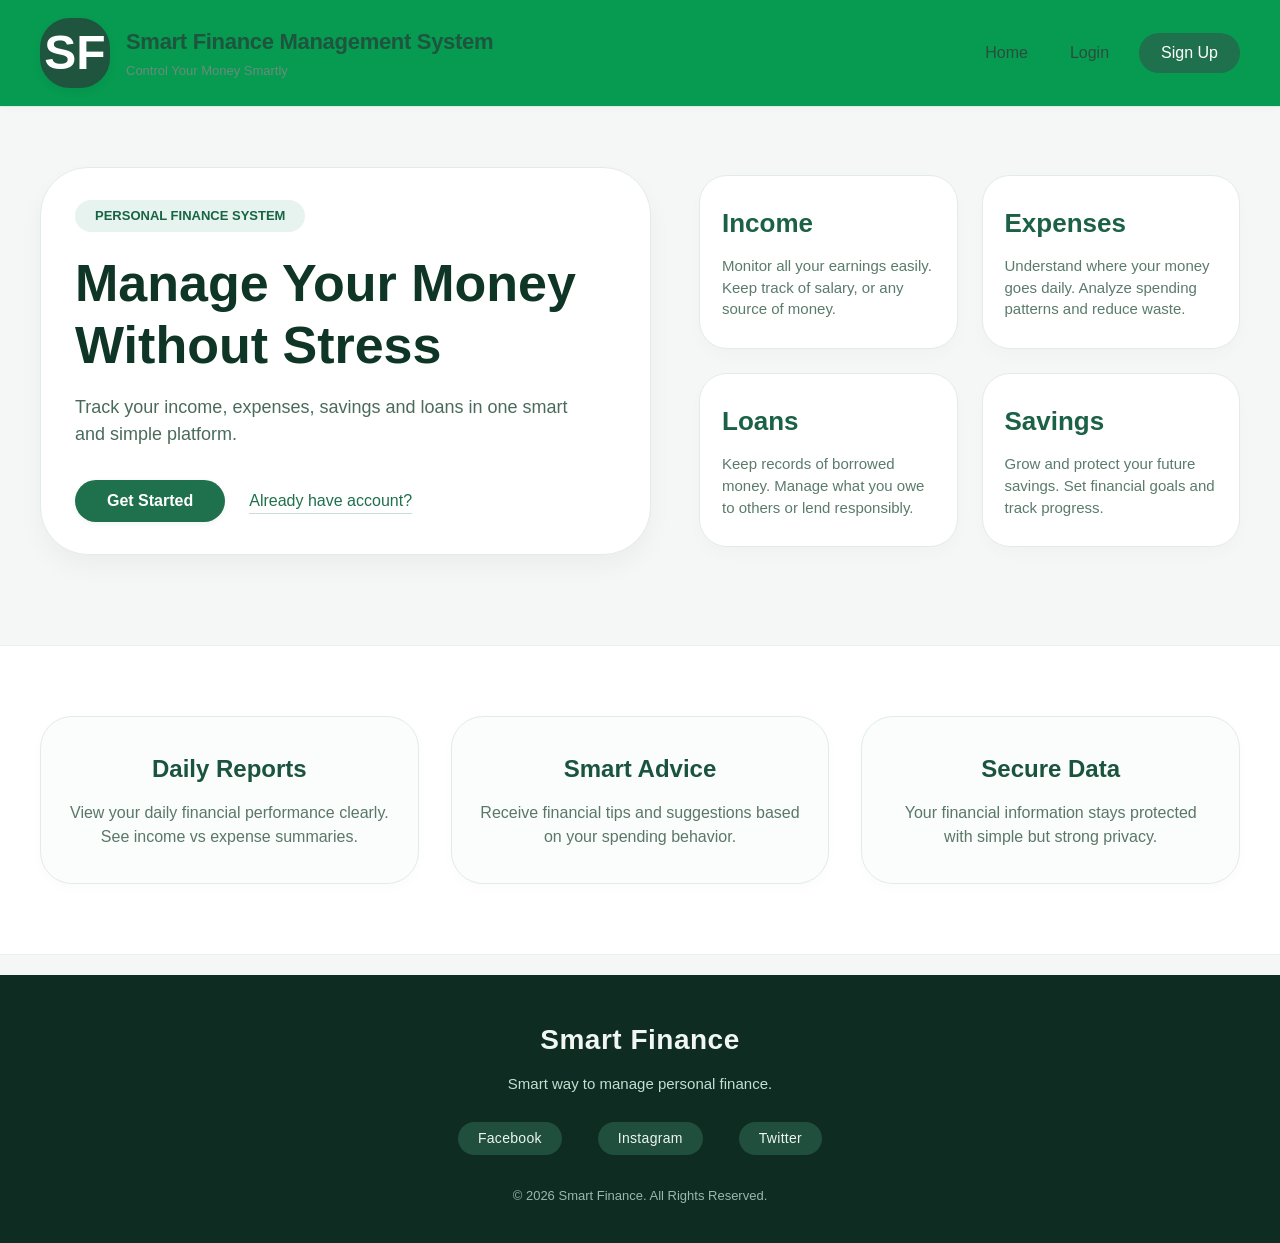
<file: index.html>
<!DOCTYPE html>
<html lang="en">

<head>
    <meta charset="UTF-8">
    <meta name="viewport" content="width=device-width, initial-scale=1.0">
    <title>Smart Finance | Your Wallet</title>
    <style>
        * {
            margin: 0;
            padding: 0;
            box-sizing: border-box;
        }
        
        body {
            font-family: 'Segoe UI', Roboto, 'Helvetica Neue', sans-serif;
            background: #f5f7f6;
            color: #1a2e24;
            line-height: 1.5;
            scroll-behavior: smooth;
        }
        
        header {
            background: #069b50;
            padding: 18px 40px;
            display: flex;
            justify-content: space-between;
            align-items: center;
            flex-wrap: wrap;
            border-bottom: 1px solid #e2e8e4;
            box-shadow: 0 2px 8px rgba(0, 0, 0, 0.02);
        }
        
        .logo {
            display: flex;
            align-items: center;
            gap: 16px;
        }
        
        .logo-text h2 {
            font-size: 22px;
            font-weight: 700;
            color: #1f543f;
            letter-spacing: -0.3px;
        }
        
        .logo-text small {
            font-size: 13px;
            color: #6b8b7c;
        }
        
        .sf-logo-mark {
            width: 70px;
            height: 70px;
            background: #1f543f;
            border: 2px solid #1f543f;
            border-radius: 30px;
            display: flex;
            align-items: center;
            justify-content: center;
            font-weight: 800;
            font-size: 48px;
            color: white;
            font-family: 'Segoe UI', 'Arial Black', sans-serif;
            box-shadow: 0 4px 10px rgba(0, 0, 0, 0.05);
            transition: transform 0.2s ease;
        }
        
        .sf-logo-mark:hover {
            transform: scale(1.02);
        }
        
        nav {
            display: flex;
            gap: 18px;
            align-items: center;
            flex-wrap: wrap;
        }
        
        nav a {
            text-decoration: none;
            color: #2c4d3e;
            font-weight: 500;
            padding: 6px 12px;
            border-radius: 30px;
            transition: all 0.2s;
        }
        
        nav a:hover {
            background: #e8f0ec;
            color: #166344;
        }
        
        .nav-btn {
            background: #1f704c;
            color: white !important;
            padding: 8px 22px;
            border-radius: 40px;
        }
        
        .nav-btn:hover {
            background: #0c4b33;
            transform: translateY(-1px);
        }
        
        .hero {
            display: flex;
            flex-wrap: wrap;
            gap: 48px;
            max-width: 1300px;
            margin: 0 auto;
            padding: 60px 40px 70px 40px;
            align-items: center;
        }
        
        .hero-left {
            flex: 1;
            min-width: 280px;
            background: #ffffff;
            padding: 32px 34px;
            border-radius: 48px;
            border: 1px solid #e2ece6;
            box-shadow: 0 12px 24px rgba(0, 0, 0, 0.04);
        }
        
        .tag {
            background: #e6f3ee;
            color: #186445;
            display: inline-block;
            padding: 6px 20px;
            border-radius: 50px;
            font-size: 13px;
            font-weight: 600;
            margin-bottom: 20px;
        }
        
        .hero-left h1 {
            font-size: 52px;
            font-weight: 800;
            line-height: 1.2;
            margin-bottom: 18px;
            color: #0f3527;
        }
        
        .hero-left p {
            font-size: 18px;
            color: #4a6b5c;
            margin-bottom: 32px;
            max-width: 520px;
        }
        
        .hero-buttons {
            display: flex;
            flex-wrap: wrap;
            gap: 24px;
            align-items: center;
        }
        
        .btn-start {
            background: #1f704c;
            border: none;
            color: white;
            font-size: 16px;
            font-weight: 600;
            padding: 12px 32px;
            border-radius: 44px;
            cursor: pointer;
            font-family: inherit;
            transition: 0.2s;
            box-shadow: 0 2px 6px rgba(0, 0, 0, 0.05);
        }
        
        .btn-start:hover {
            background: #0d523a;
            transform: translateY(-2px);
        }
        
        .hero-buttons a {
            color: #1f704c;
            text-decoration: none;
            font-weight: 500;
            border-bottom: 1px solid #cbdcd3;
        }
        
        .hero-right {
            flex: 1;
            display: grid;
            grid-template-columns: 1fr 1fr;
            gap: 24px;
            min-width: 280px;
        }
        
        .feature-card {
            background: #ffffff;
            padding: 28px 22px;
            border-radius: 28px;
            border: 1px solid #e2ece6;
            transition: 0.25s;
            box-shadow: 0 8px 16px rgba(0, 0, 0, 0.02);
        }
        
        .feature-card:hover {
            transform: translateY(-6px);
            border-color: #c2d9ce;
            box-shadow: 0 20px 28px rgba(0, 0, 0, 0.06);
        }
        
        .feature-card h3 {
            font-size: 26px;
            font-weight: 700;
            color: #1a6146;
            margin-bottom: 12px;
        }
        
        .feature-card p {
            color: #5a7b6b;
            font-size: 15px;
            line-height: 1.45;
        }
        
        .features {
            display: flex;
            flex-wrap: wrap;
            justify-content: center;
            gap: 32px;
            padding: 70px 40px;
            background: #ffffff;
            border-top: 1px solid #e8f0ec;
            border-bottom: 1px solid #e8f0ec;
            margin: 20px 0;
        }
        
        .info-box {
            background: #fafdfb;
            padding: 34px 28px;
            border-radius: 32px;
            text-align: center;
            flex: 1;
            min-width: 240px;
            box-shadow: 0 4px 12px rgba(0, 0, 0, 0.02);
            border: 1px solid #e2ece6;
            transition: all 0.2s;
        }
        
        .info-box:hover {
            background: #ffffff;
            border-color: #c2d9ce;
            transform: translateY(-4px);
        }
        
        .info-box h3 {
            font-size: 24px;
            font-weight: 700;
            margin-bottom: 14px;
            color: #1a543f;
        }
        
        .info-box p {
            color: #5a7768;
            font-size: 16px;
        }
        
        .simple-separator {
            width: 48px;
            height: 3px;
            background: #cde6dd;
            margin: 18px auto 0 auto;
            border-radius: 10px;
        }
        
        footer {
            background: #0f2c22;
            color: #eef3f0;
            text-align: center;
            padding: 44px 24px 36px;
            margin-top: 20px;
        }
        
        footer h3 {
            font-size: 28px;
            font-weight: 600;
            margin-bottom: 12px;
            letter-spacing: 0.5px;
            color: #f0f7f3;
        }
        
        footer p {
            color: #c2dfd2;
            margin-bottom: 26px;
            font-size: 15px;
        }
        
        .social-text {
            display: flex;
            justify-content: center;
            gap: 36px;
            margin-bottom: 28px;
            flex-wrap: wrap;
        }
        
        .social-text span {
            background: #204f3e;
            padding: 6px 20px;
            border-radius: 60px;
            font-size: 14px;
            font-weight: 500;
            color: #eef5f1;
            cursor: default;
            letter-spacing: 0.3px;
            transition: 0.2s;
        }
        
        .social-text span:hover {
            background: #317a5e;
            transform: translateY(-2px);
            cursor: pointer;
        }
        
        footer small {
            font-size: 13px;
            color: #98b9ab;
            display: inline-block;
        }
        
        @media (max-width: 820px) {
            header {
                flex-direction: column;
                text-align: center;
                gap: 14px;
            }
            .hero {
                flex-direction: column;
                text-align: center;
            }
            .hero-left {
                text-align: center;
                padding: 28px;
            }
            .hero-left p {
                margin-left: auto;
                margin-right: auto;
            }
            .hero-buttons {
                justify-content: center;
            }
            .features {
                flex-direction: column;
                align-items: center;
            }
            .info-box {
                max-width: 380px;
                width: 100%;
            }
            .hero-right {
                width: 100%;
            }
            .sf-logo-mark {
                width: 60px;
                height: 60px;
                font-size: 40px;
            }
        }
        
        @media (max-width: 550px) {
            .hero-left h1 {
                font-size: 38px;
            }
            .hero-right {
                grid-template-columns: 1fr;
            }
        }
    </style>
</head>

<body>
    <header>
        <div class="logo">
            <div class="sf-logo-mark">SF</div>
            <div class="logo-text">
                <h2>Smart Finance Management System</h2>
                <small>Control Your Money Smartly</small>
            </div>
        </div>
        <nav>
            <a href="index.html">Home</a>
            <a href="login.html">Login</a>
            <a href="signup.html" class="nav-btn">Sign Up</a>
        </nav>
    </header>

    <section class="hero">
        <div class="hero-left">
            <span class="tag">PERSONAL FINANCE SYSTEM</span>
            <h1>Manage Your Money<br> Without Stress</h1>
            <p>Track your income, expenses, savings and loans in one smart and simple platform.</p>
            <div class="hero-buttons">
                <button class="btn-start" onclick="location.href='signup.html'">Get Started</button>
                <a href="login.html">Already have account?</a>
            </div>
        </div>
        <div class="hero-right">
            <div class="feature-card">
                <h3>Income</h3>
                <p>Monitor all your earnings easily. Keep track of salary, or any source of money.</p>
            </div>
            <div class="feature-card">
                <h3>Expenses</h3>
                <p>Understand where your money goes daily. Analyze spending patterns and reduce waste.</p>
            </div>
            <div class="feature-card">
                <h3>Loans</h3>
                <p>Keep records of borrowed money. Manage what you owe to others or lend responsibly.</p>
            </div>
            <div class="feature-card">
                <h3>Savings</h3>
                <p>Grow and protect your future savings. Set financial goals and track progress.</p>
            </div>
        </div>
    </section>

    <section class="features">
        <div class="info-box">
            <h3>Daily Reports</h3>
            <p>View your daily financial performance clearly. See income vs expense summaries.</p>
        </div>
        <div class="info-box">
            <h3>Smart Advice</h3>
            <p>Receive financial tips and suggestions based on your spending behavior.</p>
        </div>
        <div class="info-box">
            <h3>Secure Data</h3>
            <p>Your financial information stays protected with simple but strong privacy.</p>
        </div>
    </section>

    <footer>
        <h3>Smart Finance</h3>
        <p>Smart way to manage personal finance.</p>
        <div class="social-text">
            <span>Facebook</span>
            <span>Instagram</span>
            <span>Twitter</span>
        </div>
        <small>© 2026 Smart Finance. All Rights Reserved.</small>
    </footer>
</body>

</html>
</file>
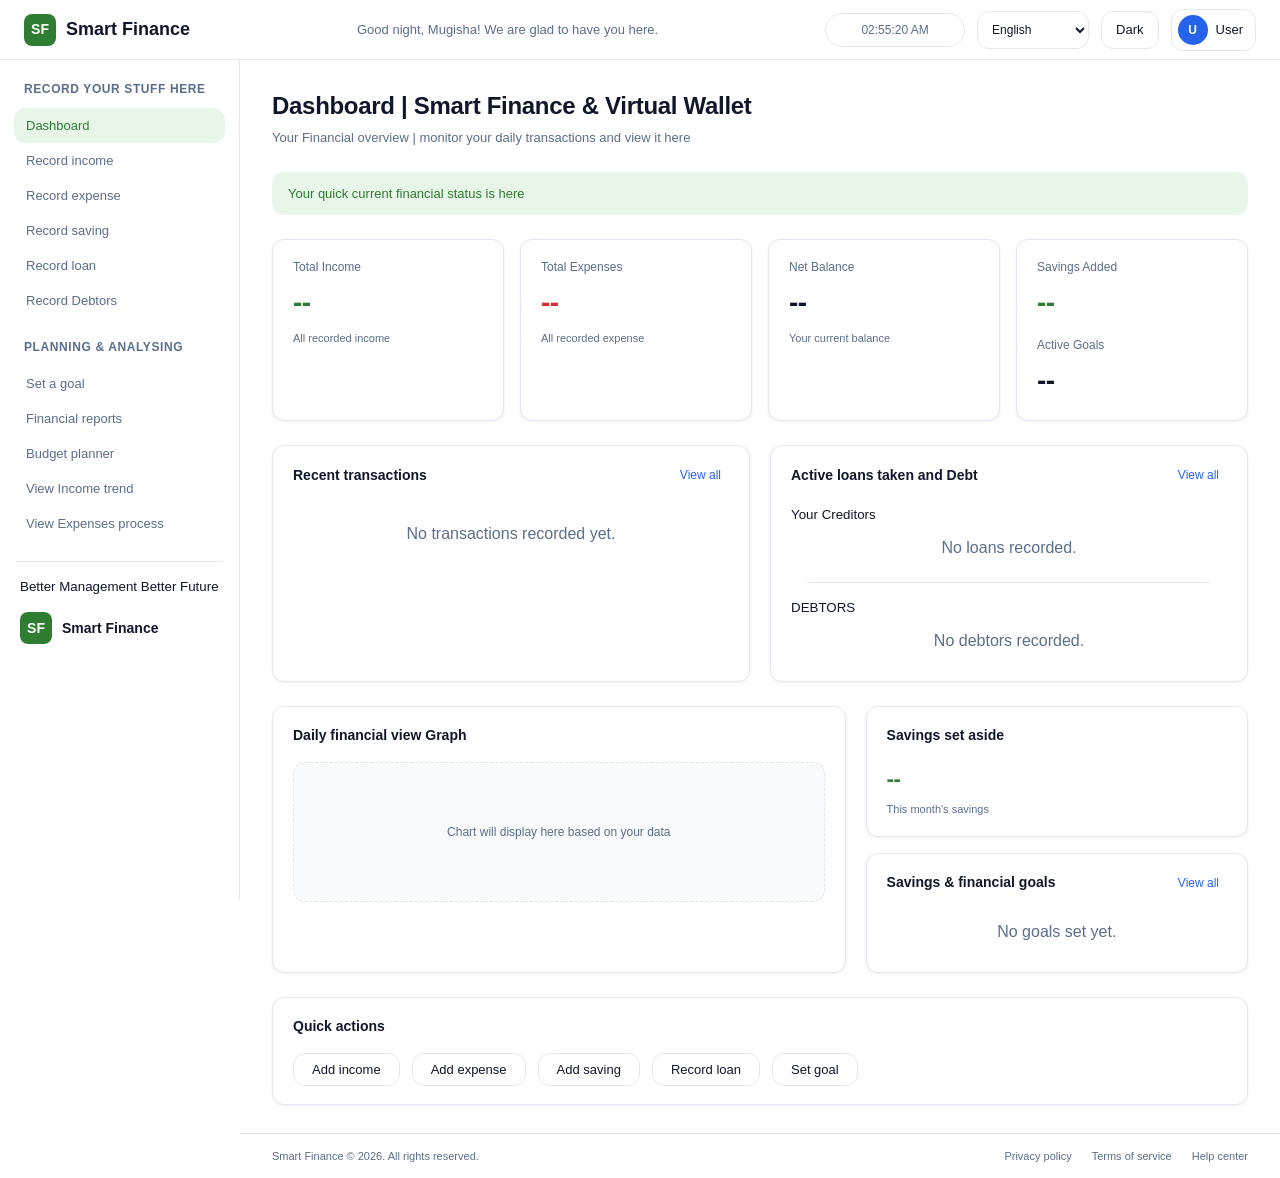
<file: dashboard.html>
<!DOCTYPE html>
<html lang="en" data-theme="light">

<head>
    <meta charset="UTF-8" />
    <meta name="viewport" content="width=device-width, initial-scale=1.0, user-scalable=yes" />
    <title>Smart Finance | Dashboard</title>
    <link rel="stylesheet" href="css/dashboard.css" />
</head>

<body>
    <!-- Header -->
    <header class="sf-header">
        <a href="#" class="sf-logo">
            <span class="sf-logo-mark">SF</span> Smart Finance
        </a>
        <div class="sf-greeting" id="sf-greeting">Welcome back! We are glad to have you here.</div>
        <div class="sf-header-right">
            <button class="sf-menu-toggle" id="sf-menu-toggle" aria-label="Open menu">
                <span></span>
                <span></span>
                <span></span>
            </button>
            <div class="sf-clock" id="sf-clock">Loading time...</div>
            <select class="sf-lang-select" aria-label="Language selector">
                <option value="en">English</option>
                <option value="fr">Francais</option>
                <option value="rw">Kinyarwanda</option>
                <option value="es">Swahili</option>
            </select>
            <button class="sf-dark-toggle" id="sf-theme-toggle" aria-label="Toggle dark/light theme">Dark</button>
            <div class="sf-profile-wrapper">
                <button class="sf-profile-btn" id="sf-profile-button" aria-label="Profile menu">
                    <span class="sf-avatar" id="userAvatar">U</span>
                    <span class="sf-profile-name" id="userName">User</span>
                </button>
                <div class="sf-profile-menu" id="sf-profile-menu">
                    <button type="button" class="profile-menu-option" id="editProfileBtn">Edit profile</button>
                    <button type="button" class="profile-menu-option" id="viewPlanBtn">Your Plan</button>
                    <button type="button" class="profile-menu-option" id="logoutBtn">Logout</button>
                </div>
            </div>
        </div>
    </header>

    <!-- Layout -->
    <div class="sf-layout">
        <!-- Sidebar -->
        <aside>
            <nav class="sidebar-section">
                <div class="sidebar-label">Record Your Stuff Here</div>
                <a href="#dashboard" class="nav-link"><button class="nav-btn" data-nav="dashboard">Dashboard</button></a>
                <a href="#incomeForm" class="nav-link"><button class="nav-btn" data-nav="income">Record income</button></a>
                <a href="#expenseForm" class="nav-link"><button class="nav-btn" data-nav="expense">Record expense</button></a>
                <a href="#savingForm" class="nav-link"><button class="nav-btn" data-nav="saving">Record saving</button></a>
                <a href="#loanForm" class="nav-link"><button class="nav-btn" data-nav="loan">Record loan</button></a>
                <a href="#debtorForm" class="nav-link"><button class="nav-btn" data-nav="debtor">Record Debtors</button></a>
            </nav>
            <div class="sidebar-section">
                <div class="sidebar-label">Planning & Analysing</div>
                <a href="#goalForm" class="nav-link"><button class="nav-btn" data-nav="goal">Set a goal</button></a>
                <a href="#reports" class="nav-link"><button class="nav-btn" data-nav="reports">Financial reports</button></a>
                <a href="#budgetPlanner" class="nav-link"><button class="nav-btn" data-nav="budget">Budget planner</button></a>
                <a href="#incomeTrend" class="nav-link"><button class="nav-btn" data-nav="income-trend">View Income trend</button></a>
                <a href="#expenseProcess" class="nav-link"><button class="nav-btn" data-nav="expense-process">View Expenses process</button></a>
            </div>
            <div class="divider"></div>
            <div class="sidebar-footer">
                <small>Better Management Better Future</small>
                <div class="sidebar-brand">
                    <span class="sf-logo-mark">SF</span>
                    <h3>Smart Finance</h3>
                </div>
            </div>
        </aside>

        <!-- Main Content -->
        <main class="sf-main">
            <!-- Forms (hidden by default, shown when user clicks a navigation link) -->
            <div id="incomeForm" class="form-panel">
                <h2 class="form-title">Record Income</h2>
                <form id="incomeFormElement">
                    <div class="form-group">
                        <label>Income Source</label>
                        <input type="text" placeholder="e.g., Salary, Freelance, Business" required />
                    </div>
                    <div class="form-group">
                        <label>Amount</label>
                        <input type="number" placeholder="0" required />
                    </div>
                    <div class="form-group">
                        <label>Date</label>
                        <input type="date" required />
                    </div>
                    <div class="form-group">
                        <label>Description</label>
                        <input type="text" placeholder="Any details...." />
                    </div>
                    <div class="form-buttons">
                        <button type="submit" class="submit-btn">Save Income</button>
                        <a href="#dashboard" class="cancel-btn">Cancel</a>
                    </div>
                </form>
            </div>

            <div id="expenseForm" class="form-panel">
                <h2 class="form-title">Record Expense</h2>
                <form id="expenseFormElement">
                    <div class="form-group">
                        <label>Expense Category</label>
                        <select>
                            <option>Food</option>
                            <option>Transport</option>
                            <option>Rent & Utilities</option>
                            <option>Entertainment</option>
                            <option>Healthcare</option>
                            <option>Others</option>
                        </select>
                    </div>
                    <div class="form-group">
                        <label>Amount</label>
                        <input type="number" placeholder="0" required />
                    </div>
                    <div class="form-group">
                        <label>Date</label>
                        <input type="date" required />
                    </div>
                    <div class="form-group">
                        <label>Description</label>
                        <input type="text" placeholder="What did you spend on?" />
                    </div>
                    <div class="form-buttons">
                        <button type="submit" class="submit-btn">Save Expense</button>
                        <a href="#dashboard" class="cancel-btn">Cancel</a>
                    </div>
                </form>
            </div>

            <div id="savingForm" class="form-panel">
                <h2 class="form-title">Record Saving</h2>
                <form id="savingFormElement">
                    <div class="form-group">
                        <label>Saving Goal Name</label>
                        <input type="text" placeholder="Why are you saving?" />
                    </div>
                    <div class="form-row">
                        <div class="form-group">
                            <label>Amount Saved</label>
                            <input type="number" placeholder="0" />
                        </div>
                        <div class="form-group">
                            <label>Target Amount</label>
                            <input type="number" placeholder="Goal amount" />
                        </div>
                    </div>
                    <div class="form-group">
                        <label>Date</label>
                        <input type="date" />
                    </div>
                    <div class="form-buttons">
                        <button type="submit" class="submit-btn">Save Saving</button>
                        <a href="#dashboard" class="cancel-btn">Cancel</a>
                    </div>
                </form>
            </div>

            <div id="loanForm" class="form-panel">
                <h2 class="form-title">Record Loan Taken</h2>
                <form id="loanFormElement">
                    <div class="form-group">
                        <label>Lender Name</label>
                        <input type="text" placeholder="Who did you borrow from?" />
                    </div>
                    <div class="form-group">
                        <label>Loan Amount</label>
                        <input type="number" placeholder="0" />
                    </div>
                    <div class="form-group">
                        <label>Interest Rate (%)</label>
                        <input type="number" placeholder="e.g., 5" step="0.1" />
                    </div>
                    <div class="form-group">
                        <label>Due Date</label>
                        <input type="date" />
                    </div>
                    <div class="form-buttons">
                        <button type="submit" class="submit-btn">Record Loan</button>
                        <a href="#dashboard" class="cancel-btn">Cancel</a>
                    </div>
                </form>
            </div>

            <div id="debtorForm" class="form-panel">
                <h2 class="form-title">Record Debtor</h2>
                <form id="debtorFormElement">
                    <div class="form-group">
                        <label>Debtor Name</label>
                        <input type="text" placeholder="Full name" />
                    </div>
                    <div class="form-group">
                        <label>Amount Owed</label>
                        <input type="number" placeholder="0" />
                    </div>
                    <div class="form-group">
                        <label>Expected Repayment Date</label>
                        <input type="date" />
                    </div>
                    <div class="form-group">
                        <label>Reason / Notes</label>
                        <input type="text" placeholder="Why do they owe you?" />
                    </div>
                    <div class="form-buttons">
                        <button type="submit" class="submit-btn">Save Debtor</button>
                        <a href="#dashboard" class="cancel-btn">Cancel</a>
                    </div>
                </form>
            </div>

            <div id="goalForm" class="form-panel">
                <h2 class="form-title">Set a Financial Goal</h2>
                <form id="goalFormElement">
                    <div class="form-group">
                        <label>Goal Name</label>
                        <input type="text" placeholder="e.g., Buy a car, House, Education" />
                    </div>
                    <div class="form-group">
                        <label>Target Amount</label>
                        <input type="number" placeholder="0" />
                    </div>
                    <div class="form-group">
                        <label>Target Date</label>
                        <input type="date" />
                    </div>
                    <div class="form-group">
                        <label>Current Progress</label>
                        <input type="number" placeholder="Amount saved so far" />
                    </div>
                    <div class="form-buttons">
                        <button type="submit" class="submit-btn">Set Goal</button>
                        <a href="#dashboard" class="cancel-btn">Cancel</a>
                    </div>
                </form>
            </div>

            <!-- Your Plan Page -->
            <div id="planPage" class="form-panel">
                <h2 class="form-title">Your Subscription Plan</h2>
                <p class="sf-page-sub" style="margin-bottom:20px;">Manage your subscription and view plan details.</p>

                <!-- Current Plan Card -->
                <div class="sf-card" style="margin-bottom:20px; border: 2px solid var(--green);">
                    <div class="sf-card-header">
                        <span class="sf-card-title" style="font-size:18px;">Current Plan</span>
                        <span class="status-badge success">Active</span>
                    </div>
                    <div style="display:flex; justify-content:space-between; align-items:center; flex-wrap:wrap; gap:10px;">
                        <div>
                            <div style="font-size:28px; font-weight:700; color:var(--text-primary);">Free Plan</div>
                            <div style="color:var(--text-muted); font-size:13px; margin-top:4px;">Basic features for personal finance management</div>
                        </div>
                        <div style="text-align:right;">
                            <div style="font-size:14px; color:var(--text-muted);">Price</div>
                            <div style="font-size:24px; font-weight:700; color:var(--green);">$0.00</div>
                            <div style="font-size:12px; color:var(--text-muted);">per month</div>
                        </div>
                    </div>
                </div>

                <!-- Plan Features -->
                <div class="sf-grid-2" style="margin-bottom:20px;">
                    <div class="sf-card">
                        <div class="sf-card-header">
                            <span class="sf-card-title">Included Features</span>
                        </div>
                        <ul class="feature-list">
                            <li>Track income and expenses</li>
                            <li>Set financial goals</li>
                            <li>View basic reports</li>
                            <li>Budget planning</li>
                            <li>Record loans and debtors</li>
                        </ul>
                    </div>
                    <div class="sf-card">
                        <div class="sf-card-header">
                            <span class="sf-card-title">Subscription Details</span>
                        </div>
                        <div style="display:flex; flex-direction:column; gap:12px;">
                            <div style="display:flex; justify-content:space-between; padding:8px 0; border-bottom:1px solid var(--border-color);">
                                <span style="color:var(--text-muted);">Status</span>
                                <span style="color:var(--green); font-weight:600;">Active</span>
                            </div>
                            <div style="display:flex; justify-content:space-between; padding:8px 0; border-bottom:1px solid var(--border-color);">
                                <span style="color:var(--text-muted);">Plan Type</span>
                                <span style="color:var(--text-primary); font-weight:600;">Free</span>
                            </div>
                            <div style="display:flex; justify-content:space-between; padding:8px 0; border-bottom:1px solid var(--border-color);">
                                <span style="color:var(--text-muted);">Started On</span>
                                <span style="color:var(--text-primary); font-weight:600;">--</span>
                            </div>
                            <div style="display:flex; justify-content:space-between; padding:8px 0;">
                                <span style="color:var(--text-muted);">Next Billing</span>
                                <span style="color:var(--text-primary); font-weight:600;">--</span>
                            </div>
                        </div>
                    </div>
                </div>

                <!-- Upgrade Options -->
                <div class="sf-card">
                    <div class="sf-card-header">
                        <span class="sf-card-title">Available Plans</span>
                    </div>
                    <div class="sf-grid-3" style="margin-top:10px;">
                        <div class="plan-card">
                            <h3 style="font-size:16px; color:var(--text-primary);">Free</h3>
                            <div style="font-size:20px; font-weight:700; color:var(--green);">$0</div>
                            <div style="font-size:12px; color:var(--text-muted); margin-bottom:12px;">/ month</div>
                            <ul class="plan-features">
                                <li>Basic tracking</li>
                                <li>5 goals limit</li>
                                <li>Basic reports</li>
                            </ul>
                            <button class="submit-btn" style="width:100%; margin-top:12px;" disabled>Current Plan</button>
                        </div>
                        <div class="plan-card">
                            <h3 style="font-size:16px; color:var(--text-primary);">Premium</h3>
                            <div style="font-size:20px; font-weight:700; color:var(--blue);">$9.99</div>
                            <div style="font-size:12px; color:var(--text-muted); margin-bottom:12px;">/ month</div>
                            <ul class="plan-features">
                                <li>Advanced analytics</li>
                                <li>Unlimited goals</li>
                                <li>Detailed reports</li>
                                <li>Export data</li>
                                <li>Priority support</li>
                            </ul>
                            <button class="submit-btn" style="width:100%; margin-top:12px; background:var(--blue);">Upgrade</button>
                        </div>
                        <div class="plan-card">
                            <h3 style="font-size:16px; color:var(--text-primary);">Business</h3>
                            <div style="font-size:20px; font-weight:700; color:#ff9800;">$29.99</div>
                            <div style="font-size:12px; color:var(--text-muted); margin-bottom:12px;">/ month</div>
                            <ul class="plan-features">
                                <li>All Premium features</li>
                                <li>Multi-user access</li>
                                <li>Custom reports</li>
                                <li>API access</li>
                                <li>Dedicated support</li>
                            </ul>
                            <button class="submit-btn" style="width:100%; margin-top:12px; background:#ff9800;">Upgrade</button>
                        </div>
                    </div>
                </div>

                <div class="form-buttons" style="margin-top:20px;">
                    <a href="#dashboard" class="cancel-btn">Back to Dashboard</a>
                </div>
            </div>

            <!-- Financial Reports Page -->
            <div id="reports" class="form-panel">
                <h2 class="form-title">Financial Reports</h2>
                <p class="sf-page-sub" style="margin-bottom:20px;">View your financial data analysis and reports.</p>

                <!-- Summary Cards -->
                <div class="sf-grid-3" style="margin-bottom:20px;">
                    <div class="sf-card">
                        <div class="sf-stat-label">Total Income</div>
                        <div class="sf-stat-value green" id="reportTotalIncome">--</div>
                        <div class="sf-stat-sub">All time income</div>
                    </div>
                    <div class="sf-card">
                        <div class="sf-stat-label">Total Expenses</div>
                        <div class="sf-stat-value red" id="reportTotalExpenses">--</div>
                        <div class="sf-stat-sub">All time expenses</div>
                    </div>
                    <div class="sf-card">
                        <div class="sf-stat-label">Net Balance</div>
                        <div class="sf-stat-value" id="reportNetBalance">--</div>
                        <div class="sf-stat-sub">Income - Expenses</div>
                    </div>
                </div>

                <!-- Monthly Summary Table -->
                <div class="sf-card" style="margin-top:20px;">
                    <div class="sf-card-header">
                        <span class="sf-card-title">Monthly Summary</span>
                    </div>
                    <div class="report-table-wrapper">
                        <table class="sf-report-table">
                            <thead>
                                <tr>
                                    <th>Month</th>
                                    <th>Income</th>
                                    <th>Expenses</th>
                                    <th>Savings</th>
                                    <th>Status</th>
                                </tr>
                            </thead>
                            <tbody id="monthlySummaryBody">
                                <tr>
                                    <td colspan="5" style="text-align:center; color:var(--text-muted);">No data available. Start recording your transactions.</td>
                                </tr>
                            </tbody>
                        </table>
                    </div>
                </div>

                <!-- Category Breakdown -->
                <div class="sf-card" style="margin-top:20px;">
                    <div class="sf-card-header">
                        <span class="sf-card-title">Category Breakdown</span>
                    </div>
                    <div id="categoryBreakdownContainer" class="category-breakdown">
                        <p style="color:var(--text-muted); text-align:center; padding:20px 0;">No expense data available. Record your expenses to see breakdown.</p>
                    </div>
                </div>

                <div class="form-buttons" style="margin-top:20px;">
                    <a href="#dashboard" class="cancel-btn">Back to Dashboard</a>
                </div>
            </div>

            <!-- Budget Planner Page -->
            <div id="budgetPlanner" class="form-panel">
                <h2 class="form-title">Budget Planner</h2>
                <p class="sf-page-sub" style="margin-bottom:20px;">Set monthly budgets for different categories and track your spending.</p>

                <div class="sf-grid-2" style="margin-bottom:20px;">
                    <div class="sf-card">
                        <div class="sf-stat-label">Monthly Budget</div>
                        <div class="sf-stat-value" id="totalMonthlyBudget">--</div>
                        <div class="sf-stat-sub">Total budget for this month</div>
                    </div>
                    <div class="sf-card">
                        <div class="sf-stat-label">Remaining</div>
                        <div class="sf-stat-value green" id="budgetRemaining">--</div>
                        <div class="sf-stat-sub">Budget left to spend</div>
                    </div>
                </div>

                <div class="sf-card">
                    <div class="sf-card-header">
                        <span class="sf-card-title">Budget Categories</span>
                        <button class="sf-view-all" onclick="document.getElementById('addBudgetForm').style.display='block'">+ Add Category</button>
                    </div>
                    
                    <!-- Add Budget Form -->
                    <div id="addBudgetForm" style="display:none; margin-bottom:16px; padding:16px; background:var(--bg-elevated); border-radius:var(--radius);">
                        <div class="form-row">
                            <div class="form-group">
                                <label>Category Name</label>
                                <input type="text" placeholder="e.g., Groceries" id="budgetCategoryName" />
                            </div>
                            <div class="form-group">
                                <label>Budget Amount</label>
                                <input type="number" placeholder="0" id="budgetCategoryAmount" />
                            </div>
                        </div>
                        <button class="submit-btn" id="addBudgetBtn">Add Category</button>
                        <button class="cancel-btn" onclick="document.getElementById('addBudgetForm').style.display='none'">Cancel</button>
                    </div>

                    <div id="budgetListContainer" class="budget-list">
                        <p style="color:var(--text-muted); text-align:center; padding:20px 0;">No budget categories set. Add your first category above.</p>
                    </div>
                </div>

                <div class="form-buttons" style="margin-top:20px;">
                    <a href="#dashboard" class="cancel-btn">Back to Dashboard</a>
                </div>
            </div>

            <!-- Income Trend Page -->
            <div id="incomeTrend" class="form-panel">
                <h2 class="form-title">Income Trend</h2>
                <p class="sf-page-sub" style="margin-bottom:20px;">Track your income patterns over time.</p>

                <div class="sf-grid-3" style="margin-bottom:20px;">
                    <div class="sf-card">
                        <div class="sf-stat-label">This Month</div>
                        <div class="sf-stat-value green" id="trendThisMonth">--</div>
                        <div class="sf-stat-sub" id="trendThisMonthChange">Current month income</div>
                    </div>
                    <div class="sf-card">
                        <div class="sf-stat-label">Last Month</div>
                        <div class="sf-stat-value" id="trendLastMonth">--</div>
                        <div class="sf-stat-sub">Previous month income</div>
                    </div>
                    <div class="sf-card">
                        <div class="sf-stat-label">Average Monthly</div>
                        <div class="sf-stat-value green" id="trendAverage">--</div>
                        <div class="sf-stat-sub">Average income</div>
                    </div>
                </div>

                <div class="sf-card">
                    <div class="sf-card-header">
                        <span class="sf-card-title">Monthly Income Chart</span>
                    </div>
                    <div class="chart-container">
                        <div id="incomeBarChart" class="bar-chart">
                            <p style="color:var(--text-muted); text-align:center; padding:20px 0; width:100%;">No income data available. Start recording your income.</p>
                        </div>
                    </div>
                </div>

                <div class="sf-card" style="margin-top:20px;">
                    <div class="sf-card-header">
                        <span class="sf-card-title">Income Sources</span>
                    </div>
                    <div id="incomeSourcesContainer" class="source-list">
                        <p style="color:var(--text-muted); text-align:center; padding:20px 0;">No income sources recorded.</p>
                    </div>
                </div>

                <div class="form-buttons" style="margin-top:20px;">
                    <a href="#dashboard" class="cancel-btn">Back to Dashboard</a>
                </div>
            </div>

            <!-- Expense Process Page -->
            <div id="expenseProcess" class="form-panel">
                <h2 class="form-title">Expense Process</h2>
                <p class="sf-page-sub" style="margin-bottom:20px;">Analyze your spending patterns and identify areas for improvement.</p>

                <div class="sf-grid-3" style="margin-bottom:20px;">
                    <div class="sf-card">
                        <div class="sf-stat-label">Total Expenses</div>
                        <div class="sf-stat-value red" id="expenseTotalAmount">--</div>
                        <div class="sf-stat-sub">This month</div>
                    </div>
                    <div class="sf-card">
                        <div class="sf-stat-label">Average Daily</div>
                        <div class="sf-stat-value" id="expenseDailyAverage">--</div>
                        <div class="sf-stat-sub">Spent per day</div>
                    </div>
                    <div class="sf-card">
                        <div class="sf-stat-label">Biggest Category</div>
                        <div class="sf-stat-value" id="expenseBiggestCategory" style="font-size:20px;">--</div>
                        <div class="sf-stat-sub">Largest expense category</div>
                    </div>
                </div>

                <div class="sf-card">
                    <div class="sf-card-header">
                        <span class="sf-card-title">Weekly Expense Pattern</span>
                    </div>
                    <div class="chart-container">
                        <div id="expenseBarChart" class="bar-chart">
                            <p style="color:var(--text-muted); text-align:center; padding:20px 0; width:100%;">No expense data available. Start recording your expenses.</p>
                        </div>
                    </div>
                </div>

                <div class="sf-card" style="margin-top:20px;">
                    <div class="sf-card-header">
                        <span class="sf-card-title">Expense Categories</span>
                    </div>
                    <div id="expenseCategoriesContainer" class="category-breakdown">
                        <p style="color:var(--text-muted); text-align:center; padding:20px 0;">No expense data recorded.</p>
                    </div>
                </div>

                <div class="sf-card" style="margin-top:20px;">
                    <div class="sf-card-header">
                        <span class="sf-card-title">Spending Tips</span>
                    </div>
                    <ul class="tips-list" id="spendingTipsList">
                        <li style="color:var(--text-muted);">Record your expenses to receive personalized spending tips.</li>
                    </ul>
                </div>

                <div class="form-buttons" style="margin-top:20px;">
                    <a href="#dashboard" class="cancel-btn">Back to Dashboard</a>
                </div>
            </div>

            <!-- Profile Form -->
            <div id="profileForm" class="form-panel">
                <h2 class="form-title">Profile</h2>
                <form id="profileFormElement">
                    <div class="form-group">
                        <label>Full Name</label>
                        <input type="text" id="profileNameInput" placeholder="Enter your full name" required />
                    </div>
                    <div class="form-group">
                        <label>Email</label>
                        <input type="email" id="profileEmailInput" placeholder="Enter your email" required />
                    </div>
                    <p id="profileMessage" class="sf-profile-message"></p>
                    <div class="form-buttons">
                        <button type="submit" class="submit-btn">Save Profile</button>
                        <a href="#dashboard" class="cancel-btn">Cancel</a>
                    </div>
                </form>
            </div>

            <!-- Dashboard (visible by default) -->
            <div id="dashboard">
                <h1 class="sf-page-title">Dashboard | Smart Finance & Virtual Wallet</h1>
                <p class="sf-page-sub">Your Financial overview | monitor your daily transactions and view it here</p>

                <div class="sf-status-bar">
                    <span>Your quick current financial status is here</span>
                </div>

                <div class="sf-grid-4">
                    <div class="sf-card">
                        <div class="sf-stat-label">Total Income</div>
                        <div class="sf-stat-value green" id="incomeTotal">--</div>
                        <div class="sf-stat-sub">All recorded income</div>
                    </div>
                    <div class="sf-card">
                        <div class="sf-stat-label">Total Expenses</div>
                        <div class="sf-stat-value red" id="expenseTotal">--</div>
                        <div class="sf-stat-sub">All recorded expense</div>
                    </div>
                    <div class="sf-card">
                        <div class="sf-stat-label">Net Balance</div>
                        <div class="sf-stat-value" id="balanceTotal">--</div>
                        <div class="sf-stat-sub">Your current balance</div>
                    </div>
                    <div class="sf-card">
                        <div class="sf-stat-label">Savings Added</div>
                        <div class="sf-stat-value green" id="savingsSummary">--</div>
                        <div class="sf-stat-label">Active Goals</div>
                        <div class="sf-stat-value" id="goalCount">--</div>
                    </div>
                </div>

                <div class="sf-grid-2">
                    <div class="sf-card">
                        <div class="sf-card-header">
                            <span class="sf-card-title">Recent transactions</span>
                            <button class="sf-view-all" id="viewAllTransactions">View all</button>
                        </div>
                        <div id="transactionList" class="sf-list">
                            <p style="color:var(--text-muted); text-align:center; padding:20px 0;">No transactions recorded yet.</p>
                        </div>
                    </div>
                    <div class="sf-card">
                        <div class="sf-card-header">
                            <span class="sf-card-title">Active loans taken and Debt</span>
                            <button class="sf-view-all" id="viewAllLoans">View all</button>
                        </div>
                        <small>Your Creditors</small>
                        <div id="loanList" class="sf-list">
                            <p style="color:var(--text-muted); text-align:center; padding:10px 0;">No loans recorded.</p>
                        </div>
                        <div class="divider"></div>
                        <small>DEBTORS</small>
                        <div id="debtorList" class="sf-list">
                            <p style="color:var(--text-muted); text-align:center; padding:10px 0;">No debtors recorded.</p>
                        </div>
                    </div>
                </div>

                <div class="sf-grid-3">
                    <div class="sf-card">
                        <div class="sf-card-header">
                            <span class="sf-card-title">Daily financial view Graph</span>
                        </div>
                        <div class="sf-chart-placeholder" id="chartSummary">
                            <span>Chart will display here based on your data</span>
                        </div>
                    </div>
                    <div class="sf-stack">
                        <div class="sf-card">
                            <div class="sf-card-header">
                                <span class="sf-card-title">Savings set aside</span>
                            </div>
                            <div class="sf-stat-value sf-stat-value-sm green" id="monthSavings">--</div>
                            <div class="sf-stat-sub">This month's savings</div>
                        </div>
                        <div class="sf-card">
                            <div class="sf-card-header">
                                <span class="sf-card-title">Savings & financial goals</span>
                                <button class="sf-view-all" id="viewAllGoals">View all</button>
                            </div>
                            <div id="goalList" class="sf-list">
                                <p style="color:var(--text-muted); text-align:center; padding:10px 0;">No goals set yet.</p>
                            </div>
                        </div>
                    </div>
                </div>

                <div class="sf-card">
                    <div class="sf-card-header">
                        <span class="sf-card-title">Quick actions</span>
                    </div>
                    <div class="sf-button-group">
                        <a href="#incomeForm" class="action-link"><button class="sf-btn">Add income</button></a>
                        <a href="#expenseForm" class="action-link"><button class="sf-btn">Add expense</button></a>
                        <a href="#savingForm" class="action-link"><button class="sf-btn">Add saving</button></a>
                        <a href="#loanForm" class="action-link"><button class="sf-btn">Record loan</button></a>
                        <a href="#goalForm" class="action-link"><button class="sf-btn">Set goal</button></a>
                    </div>
                </div>
            </div>
        </main>
    </div>

    <!-- Footer -->
    <footer class="sf-footer">
        <div>Smart Finance © 2026. All rights reserved.</div>
        <div class="sf-footer-links">
            <a href="#">Privacy policy</a>
            <a href="#">Terms of service</a>
            <a href="#">Help center</a>
        </div>
    </footer>

    <script src="Javascript/dasboard.js"></script>
</body>

</html>
</file>
<file: css/dashboard.css>
* {
    margin: 0;
    padding: 0;
    box-sizing: border-box;
}

body {
    font-family: 'Segoe UI', Roboto, 'Helvetica Neue', sans-serif;
    background-color: var(--bg-primary);
    color: var(--text-primary);
    line-height: 1.5;
    transition: background-color 0.3s ease, color 0.3s ease;
}


/* Light Theme Variables*/

:root {
    --bg-primary: #ffffff;
    --bg-surface: #ffffff;
    --bg-elevated: #f8fafc;
    --border-color: #e2e8f0;
    --text-primary: #0f172a;
    --text-muted: #5b6e8c;
    --green: #2e7d32;
    --green-bg: #e8f5e9;
    --red: #d32f2f;
    --red-bg: #ffebee;
    --blue: #2563eb;
    --blue-bg: #eff6ff;
    --shadow: 0 1px 3px rgba(0, 0, 0, 0.06);
    --header-bg: #ffffff;
    --sidebar-bg: #ffffff;
    --card-bg: #ffffff;
    --input-bg: #ffffff;
    --footer-bg: #ffffff;
    --radius: 12px;
    --sidebar-width: 240px;
    --header-height: 60px;
}


/*  Dark Theme Variables */

[data-theme="dark"] {
    --bg-primary: #121212;
    --bg-surface: #1e1e1e;
    --bg-elevated: #2a2a2a;
    --border-color: #3b3b3b;
    --text-primary: #f1f5f9;
    --text-muted: #b0b8c5;
    --green: #4caf50;
    --green-bg: #1e3a2a;
    --red: #ef5350;
    --red-bg: #3a1e1e;
    --blue: #64b5f6;
    --blue-bg: #1a2a3a;
    --shadow: 0 1px 3px rgba(0, 0, 0, 0.4);
    --header-bg: #1a1a1a;
    --sidebar-bg: #1a1a1a;
    --card-bg: #242424;
    --input-bg: #2d2d2d;
    --footer-bg: #111111;
}


/* Layout & Header */

.sf-header {
    position: fixed;
    top: 0;
    left: 0;
    right: 0;
    height: var(--header-height);
    background: var(--header-bg);
    border-bottom: 1px solid var(--border-color);
    display: flex;
    align-items: center;
    justify-content: space-between;
    padding: 0 24px;
    gap: 16px;
    z-index: 200;
    transition: background 0.3s ease, border-color 0.3s ease;
}

.sf-logo {
    display: flex;
    align-items: center;
    gap: 10px;
    font-weight: 700;
    font-size: 18px;
    color: var(--text-primary);
    text-decoration: none;
}

.sf-logo-mark {
    width: 32px;
    height: 32px;
    background: var(--green);
    border-radius: 8px;
    display: flex;
    align-items: center;
    justify-content: center;
    color: #fff;
    font-weight: 700;
    font-size: 14px;
    flex-shrink: 0;
}

.sf-greeting {
    font-size: 13px;
    color: var(--text-muted);
    overflow: hidden;
    white-space: nowrap;
    text-overflow: ellipsis;
}

.sf-header-right {
    display: flex;
    align-items: center;
    gap: 12px;
    flex-shrink: 0;
}

.sf-menu-toggle {
    display: none;
    width: 38px;
    height: 38px;
    border: 1px solid var(--border-color);
    border-radius: var(--radius);
    background: var(--bg-primary);
    cursor: pointer;
    align-items: center;
    justify-content: center;
    gap: 4px;
    flex-direction: column;
}

.sf-menu-toggle span {
    width: 18px;
    height: 2px;
    background: var(--text-primary);
    border-radius: 999px;
}

.sf-clock {
    font-size: 12px;
    color: var(--text-muted);
    background: var(--bg-primary);
    border: 1px solid var(--border-color);
    border-radius: 999px;
    padding: 7px 14px;
    min-width: 140px;
    text-align: center;
    transition: background 0.3s ease, color 0.3s ease, border-color 0.3s ease;
}

.sf-lang-select {
    padding: 6px 10px;
    border: 1px solid var(--border-color);
    border-radius: var(--radius);
    font-size: 12px;
    background: var(--input-bg);
    color: var(--text-primary);
    height: 38px;
    cursor: pointer;
    transition: background 0.3s ease, color 0.3s ease, border-color 0.3s ease;
}

.sf-dark-toggle {
    padding: 6px 14px;
    border-radius: var(--radius);
    border: 1px solid var(--border-color);
    background: var(--bg-primary);
    color: var(--text-primary);
    font-size: 13px;
    font-family: inherit;
    cursor: pointer;
    transition: background 0.3s ease, color 0.3s ease, border-color 0.3s ease;
    height: 38px;
}

.sf-dark-toggle:hover {
    background: var(--bg-elevated);
}

.sf-profile-wrapper {
    position: relative;
}

.sf-profile-btn {
    display: flex;
    align-items: center;
    gap: 8px;
    padding: 5px 12px 5px 6px;
    border-radius: var(--radius);
    border: 1px solid var(--border-color);
    background: transparent;
    cursor: pointer;
    transition: background 0.3s ease, border-color 0.3s ease;
}

.sf-profile-btn:hover {
    background: var(--bg-elevated);
}

.sf-avatar {
    width: 30px;
    height: 30px;
    border-radius: 50%;
    background: var(--blue);
    display: flex;
    align-items: center;
    justify-content: center;
    font-size: 12px;
    font-weight: 600;
    color: #fff;
    flex-shrink: 0;
}

.sf-profile-name {
    font-size: 13px;
    font-weight: 500;
    color: var(--text-primary);
}

.sf-profile-menu {
    position: absolute;
    top: calc(100% + 8px);
    right: 0;
    background: var(--bg-surface);
    border: 1px solid var(--border-color);
    border-radius: var(--radius);
    box-shadow: 0 8px 20px rgba(0, 0, 0, 0.12);
    min-width: 160px;
    display: none;
    flex-direction: column;
    z-index: 300;
    overflow: hidden;
    transition: background 0.3s ease, border-color 0.3s ease;
}

.sf-profile-menu.open {
    display: flex;
}

.profile-menu-option {
    border: none;
    background: transparent;
    text-align: left;
    padding: 12px 16px;
    cursor: pointer;
    font-size: 13px;
    color: var(--text-primary);
    width: 100%;
    transition: background 0.2s ease;
}

.profile-menu-option:hover {
    background: var(--bg-elevated);
}

.sf-profile-message {
    font-size: 13px;
    color: var(--text-muted);
    min-height: 20px;
    margin-bottom: 8px;
}


/* Layout: Sidebar + Main  */

.sf-layout {
    display: flex;
    padding-top: var(--header-height);
}

aside {
    width: var(--sidebar-width);
    position: fixed;
    top: var(--header-height);
    bottom: 0;
    left: 0;
    background: var(--sidebar-bg);
    border-right: 1px solid var(--border-color);
    overflow-y: auto;
    padding: 20px 0;
    transition: background 0.3s ease, border-color 0.3s ease;
}

.sidebar-section {
    padding: 0 14px;
    margin-bottom: 20px;
}

.sidebar-label {
    font-size: 12px;
    font-weight: 700;
    text-transform: uppercase;
    letter-spacing: 0.6px;
    color: var(--text-muted);
    padding: 0 10px;
    margin-bottom: 10px;
}

.sidebar-footer {
    padding: 0 20px;
}

.sidebar-brand {
    display: flex;
    align-items: center;
    gap: 10px;
    margin-top: 14px;
}

.sidebar-brand h3 {
    font-size: 14px;
    color: var(--text-primary);
}

.nav-link {
    display: block;
    text-decoration: none;
}

.nav-btn {
    width: 100%;
    text-align: left;
    display: flex;
    align-items: center;
    gap: 12px;
    padding: 10px 12px;
    border-radius: var(--radius);
    font-size: 13px;
    color: var(--text-muted);
    transition: all 0.2s ease;
    cursor: pointer;
    background: transparent;
    border: none;
    font-family: inherit;
}

.nav-btn:hover {
    background: var(--bg-elevated);
    color: var(--text-primary);
}

.nav-btn[data-nav="dashboard"] {
    background: var(--green-bg);
    color: var(--green);
    font-weight: 500;
}

body:has(.form-panel:target) .nav-btn[data-nav="dashboard"] {
    background: transparent;
    color: var(--text-muted);
    font-weight: 400;
}

body:has(#incomeForm:target) .nav-btn[data-nav="income"],
body:has(#expenseForm:target) .nav-btn[data-nav="expense"],
body:has(#savingForm:target) .nav-btn[data-nav="saving"],
body:has(#loanForm:target) .nav-btn[data-nav="loan"],
body:has(#debtorForm:target) .nav-btn[data-nav="debtor"],
body:has(#goalForm:target) .nav-btn[data-nav="goal"],
body:has(#reports:target) .nav-btn[data-nav="reports"],
body:has(#budgetPlanner:target) .nav-btn[data-nav="budget"],
body:has(#incomeTrend:target) .nav-btn[data-nav="income-trend"],
body:has(#expenseProcess:target) .nav-btn[data-nav="expense-process"] {
    background: var(--green-bg);
    color: var(--green);
    font-weight: 500;
}

.divider {
    height: 1px;
    background: var(--border-color);
    margin: 12px 16px;
    transition: background 0.3s ease;
}

.sf-main {
    margin-left: var(--sidebar-width);
    flex: 1;
    padding: 28px 32px;
    min-height: calc(100vh - var(--header-height));
}


/*  Dashboard */

.sf-page-title {
    font-size: 24px;
    font-weight: 700;
    letter-spacing: -0.3px;
    margin-bottom: 4px;
    color: var(--text-primary);
}

.sf-page-sub {
    font-size: 13px;
    color: var(--text-muted);
    margin-bottom: 24px;
}

.sf-status-bar {
    display: flex;
    align-items: center;
    gap: 10px;
    padding: 12px 16px;
    border-radius: var(--radius);
    font-size: 13px;
    margin-bottom: 24px;
    background: var(--green-bg);
    color: var(--green);
    transition: background 0.3s ease, color 0.3s ease;
}

.sf-grid-4 {
    display: grid;
    grid-template-columns: repeat(4, 1fr);
    gap: 16px;
    margin-bottom: 24px;
}

.sf-grid-2 {
    display: grid;
    grid-template-columns: 1fr 1fr;
    gap: 20px;
    margin-bottom: 24px;
}

.sf-grid-3 {
    display: grid;
    grid-template-columns: 1.5fr 1fr;
    gap: 20px;
    margin-bottom: 24px;
}

.sf-stack {
    display: flex;
    flex-direction: column;
    gap: 16px;
}

.sf-card {
    background: var(--card-bg);
    border: 1px solid var(--border-color);
    border-radius: var(--radius);
    padding: 18px 20px;
    transition: background 0.3s ease, border-color 0.3s ease, box-shadow 0.3s ease;
    box-shadow: var(--shadow);
}

.sf-card-header {
    display: flex;
    align-items: center;
    justify-content: space-between;
    margin-bottom: 16px;
    flex-wrap: wrap;
    gap: 10px;
}

.sf-card-title {
    font-size: 14px;
    font-weight: 600;
    color: var(--text-primary);
}

.sf-view-all {
    font-size: 12px;
    color: var(--blue);
    cursor: pointer;
    background: none;
    border: none;
    font-family: inherit;
    padding: 4px 8px;
    border-radius: 4px;
    transition: background 0.2s ease;
}

.sf-view-all:hover {
    background: var(--blue-bg);
    text-decoration: underline;
}

.sf-stat-label {
    font-size: 12px;
    color: var(--text-muted);
    margin-bottom: 6px;
}

.sf-stat-value {
    font-size: 28px;
    font-weight: 700;
    letter-spacing: -0.5px;
    color: var(--text-primary);
}

.sf-stat-value.green {
    color: var(--green);
}

.sf-stat-value.red {
    color: var(--red);
}

.sf-stat-value-sm {
    font-size: 22px;
}

.sf-stat-value+.sf-stat-label {
    margin-top: 12px;
}

.sf-stat-sub {
    font-size: 11px;
    color: var(--text-muted);
    margin-top: 6px;
}

.sf-list {
    display: flex;
    flex-direction: column;
    gap: 10px;
}

.sf-list-item {
    border: 1px solid var(--border-color);
    border-radius: var(--radius);
    padding: 10px 12px;
    background: var(--bg-primary);
    display: flex;
    justify-content: space-between;
    gap: 10px;
    align-items: center;
    transition: background 0.3s ease, border-color 0.3s ease;
}

.sf-list-item strong {
    color: var(--text-primary);
    font-size: 13px;
}

.sf-list-item span {
    color: var(--text-muted);
    font-size: 11px;
}

.sf-list-item.positive {
    border-left: 4px solid var(--green);
}

.sf-list-item.negative {
    border-left: 4px solid var(--red);
}

.sf-list-item.warning {
    border-left: 4px solid var(--blue);
}

.sf-list-item .sf-list-meta {
    text-align: right;
}

.sf-progress {
    height: 8px;
    background: var(--bg-elevated);
    border-radius: 999px;
    overflow: hidden;
    margin-top: 6px;
}

.sf-progress span {
    display: block;
    height: 100%;
    background: var(--green);
    border-radius: 999px;
}

.sf-chart-placeholder {
    height: 140px;
    background: var(--bg-elevated);
    border-radius: var(--radius);
    display: flex;
    align-items: center;
    justify-content: center;
    color: var(--text-muted);
    font-size: 12px;
    border: 1px dashed var(--border-color);
    transition: background 0.3s ease, border-color 0.3s ease;
}

.sf-button-group {
    display: flex;
    gap: 12px;
    flex-wrap: wrap;
    margin-top: 8px;
}

.action-link {
    text-decoration: none;
}

.sf-btn {
    display: flex;
    align-items: center;
    gap: 8px;
    padding: 8px 18px;
    border-radius: var(--radius);
    border: 1px solid var(--border-color);
    background: transparent;
    font-size: 13px;
    font-family: inherit;
    cursor: pointer;
    color: var(--text-primary);
    transition: all 0.2s ease;
}

.sf-btn:hover {
    background: var(--bg-elevated);
    transform: translateY(-1px);
}


/* Form Panels  */

.form-panel {
    display: none;
    max-width: 840px;
    margin: 0 auto;
    background: var(--card-bg);
    border: 1px solid var(--border-color);
    border-radius: var(--radius);
    padding: 32px 36px;
    box-shadow: var(--shadow);
    transition: background 0.3s ease, border-color 0.3s ease;
}

.form-panel:target {
    display: block;
    animation: fadeSlide 0.3s ease;
}

@keyframes fadeSlide {
    from {
        opacity: 0;
        transform: translateY(12px);
    }
    to {
        opacity: 1;
        transform: translateY(0);
    }
}

.form-panel:target~#dashboard {
    display: none;
}

.form-title {
    font-size: 22px;
    font-weight: 700;
    color: var(--text-primary);
    margin-bottom: 24px;
    padding-bottom: 14px;
    border-bottom: 2px solid var(--green-bg);
    position: relative;
}

.form-title::after {
    content: '';
    position: absolute;
    bottom: -2px;
    left: 0;
    width: 60px;
    height: 2px;
    background: var(--green);
}

.form-group {
    display: flex;
    flex-direction: column;
    gap: 6px;
    margin-bottom: 18px;
}

.form-group label {
    font-size: 13px;
    font-weight: 600;
    color: var(--text-primary);
    letter-spacing: 0.3px;
}

.form-group input,
.form-group select {
    padding: 11px 14px;
    border: 1.5px solid var(--border-color);
    border-radius: var(--radius);
    font-size: 14px;
    font-family: inherit;
    color: var(--text-primary);
    background: var(--input-bg);
    transition: all 0.25s ease;
}

.form-group input:hover,
.form-group select:hover {
    border-color: #b8c4d8;
}

[data-theme="dark"] .form-group input:hover,
[data-theme="dark"] .form-group select:hover {
    border-color: #6a7a8e;
}

.form-group input:focus,
.form-group select:focus {
    outline: none;
    border-color: var(--blue);
    box-shadow: 0 0 0 4px rgba(37, 99, 235, 0.08);
}

.form-group input::placeholder {
    color: var(--text-muted);
    opacity: 0.6;
    font-size: 13px;
}

.form-row {
    display: flex;
    gap: 16px;
}

.form-row .form-group {
    flex: 1;
}

.form-buttons {
    display: flex;
    align-items: center;
    gap: 12px;
    margin-top: 8px;
    padding-top: 20px;
    border-top: 1px solid var(--border-color);
}

.submit-btn {
    padding: 11px 28px;
    border-radius: var(--radius);
    border: none;
    background: var(--green);
    color: #fff;
    font-size: 14px;
    font-family: inherit;
    font-weight: 600;
    cursor: pointer;
    transition: all 0.2s ease;
    letter-spacing: 0.3px;
}

.submit-btn:hover {
    background: #1b5e20;
    transform: translateY(-1px);
    box-shadow: 0 4px 12px rgba(46, 125, 50, 0.25);
}

[data-theme="dark"] .submit-btn:hover {
    background: #388e3c;
    box-shadow: 0 4px 12px rgba(76, 175, 80, 0.25);
}

.submit-btn:active {
    transform: scale(0.97);
}

.cancel-btn {
    display: flex;
    align-items: center;
    justify-content: center;
    padding: 11px 24px;
    border-radius: var(--radius);
    border: 1.5px solid var(--border-color);
    background: transparent;
    color: var(--text-muted);
    font-size: 13px;
    font-weight: 500;
    text-decoration: none;
    transition: all 0.2s ease;
    font-family: inherit;
    cursor: pointer;
}

.cancel-btn:hover {
    background: var(--bg-elevated);
    color: var(--text-primary);
    border-color: var(--text-muted);
}


/* Reports Page Styles */

.reports-summary {
    margin-bottom: 20px;
}

.sf-report-table {
    width: 100%;
    border-collapse: collapse;
    font-size: 13px;
}

.sf-report-table th {
    text-align: left;
    padding: 10px 12px;
    background: var(--bg-elevated);
    color: var(--text-muted);
    font-weight: 600;
    border-bottom: 2px solid var(--border-color);
}

.sf-report-table td {
    padding: 10px 12px;
    border-bottom: 1px solid var(--border-color);
    color: var(--text-primary);
}

.sf-report-table .green {
    color: var(--green);
    font-weight: 600;
}

.sf-report-table .red {
    color: var(--red);
    font-weight: 600;
}

.status-badge {
    display: inline-block;
    padding: 2px 12px;
    border-radius: 999px;
    font-size: 11px;
    font-weight: 600;
}

.status-badge.success {
    background: var(--green-bg);
    color: var(--green);
}

.status-badge.warning {
    background: #fff3e0;
    color: #e65100;
}

[data-theme="dark"] .status-badge.warning {
    background: #3a2a1e;
    color: #ff9800;
}

.category-breakdown {
    display: flex;
    flex-direction: column;
    gap: 12px;
}

.category-item {
    display: flex;
    align-items: center;
    gap: 12px;
}

.category-label {
    font-size: 13px;
    color: var(--text-primary);
    min-width: 100px;
}

.category-bar {
    flex: 1;
    height: 8px;
    background: var(--bg-elevated);
    border-radius: 999px;
    overflow: hidden;
}

.category-fill {
    height: 100%;
    border-radius: 999px;
    transition: width 0.5s ease;
}

.category-value {
    font-size: 13px;
    color: var(--text-muted);
    min-width: 60px;
    text-align: right;
}


/* Budget Planner Styles */

.budget-list {
    display: flex;
    flex-direction: column;
    gap: 16px;
}

.budget-item {
    padding: 12px 16px;
    border: 1px solid var(--border-color);
    border-radius: var(--radius);
    background: var(--bg-primary);
}

.budget-info {
    display: flex;
    justify-content: space-between;
    align-items: center;
    margin-bottom: 6px;
}

.budget-name {
    font-size: 14px;
    font-weight: 500;
    color: var(--text-primary);
}

.budget-amount {
    font-size: 13px;
    color: var(--text-muted);
}

.budget-status {
    font-size: 11px;
    color: var(--text-muted);
    display: block;
    margin-top: 4px;
}

.budget-status.warning {
    color: #e65100;
}

[data-theme="dark"] .budget-status.warning {
    color: #ff9800;
}


/* Income Trend & Expense Process Styles */

.chart-container {
    padding: 10px 0;
}

.bar-chart {
    display: flex;
    justify-content: space-around;
    align-items: flex-end;
    height: 200px;
    padding: 10px 0;
    gap: 8px;
}

.bar-group {
    display: flex;
    flex-direction: column;
    align-items: center;
    flex: 1;
}

.bar {
    width: 32px;
    min-height: 10px;
    border-radius: 4px 4px 0 0;
    transition: height 0.5s ease;
}

.bar-label {
    font-size: 10px;
    color: var(--text-muted);
    margin-top: 6px;
}

.bar-value {
    font-size: 9px;
    color: var(--text-muted);
    margin-top: 2px;
}

.source-list {
    display: flex;
    flex-direction: column;
    gap: 10px;
}

.source-item {
    display: flex;
    justify-content: space-between;
    align-items: center;
    padding: 8px 12px;
    border-bottom: 1px solid var(--border-color);
}

.source-name {
    font-size: 13px;
    color: var(--text-primary);
}

.source-amount {
    font-size: 13px;
    font-weight: 600;
}

.source-amount.green {
    color: var(--green);
}

.source-percent {
    font-size: 12px;
    color: var(--text-muted);
    background: var(--bg-elevated);
    padding: 2px 10px;
    border-radius: 999px;
}

.tips-list {
    list-style: none;
    padding: 0;
    display: flex;
    flex-direction: column;
    gap: 10px;
}

.tips-list li {
    padding: 10px 14px;
    background: var(--bg-elevated);
    border-radius: var(--radius);
    font-size: 13px;
    color: var(--text-primary);
    border-left: 3px solid var(--blue);
}

.report-table-wrapper {
    overflow-x: auto;
}


/* Footer */

.sf-footer {
    margin-left: var(--sidebar-width);
    background: var(--footer-bg);
    border-top: 1px solid var(--border-color);
    padding: 14px 32px;
    display: flex;
    align-items: center;
    justify-content: space-between;
    font-size: 11px;
    color: var(--text-muted);
    flex-wrap: wrap;
    gap: 12px;
    transition: background 0.3s ease, border-color 0.3s ease, color 0.3s ease;
}

.sf-footer-links {
    display: flex;
    gap: 20px;
    flex-wrap: wrap;
}

.sf-footer-links a {
    color: var(--text-muted);
    text-decoration: none;
    cursor: pointer;
    transition: color 0.2s ease;
}

.sf-footer-links a:hover {
    color: var(--text-primary);
    text-decoration: underline;
}

/* Plan Page Styles */
.plan-card {
    background: var(--bg-primary);
    border: 1px solid var(--border-color);
    border-radius: var(--radius);
    padding: 20px;
    text-align: center;
    transition: all 0.3s ease;
}

.plan-card:hover {
    transform: translateY(-4px);
    box-shadow: 0 8px 25px rgba(0,0,0,0.1);
}

[data-theme="dark"] .plan-card:hover {
    box-shadow: 0 8px 25px rgba(0,0,0,0.3);
}

.plan-card .plan-features {
    list-style: none;
    padding: 0;
    margin: 12px 0;
    text-align: left;
}

.plan-card .plan-features li {
    padding: 6px 0;
    font-size: 13px;
    color: var(--text-muted);
    border-bottom: 1px solid var(--border-color);
}

.plan-card .plan-features li:last-child {
    border-bottom: none;
}

.plan-card .plan-features li::before {
    content: '✓ ';
    color: var(--green);
    font-weight: 700;
}

.feature-list {
    list-style: none;
    padding: 0;
    margin: 0;
}

.feature-list li {
    padding: 8px 0;
    font-size: 14px;
    color: var(--text-primary);
    border-bottom: 1px solid var(--border-color);
}

.feature-list li:last-child {
    border-bottom: none;
}

.feature-list li::before {
    content: '✓ ';
    color: var(--green);
    font-weight: 700;
}

/* Status badge styles */
.status-badge {
    display: inline-block;
    padding: 4px 14px;
    border-radius: 999px;
    font-size: 12px;
    font-weight: 600;
}

.status-badge.success {
    background: var(--green-bg);
    color: var(--green);
}


/*  Responsive designing */

@media (max-width: 1024px) {
    .sf-grid-4 {
        grid-template-columns: repeat(2, 1fr);
    }
}

@media (max-width: 768px) {
    .sf-header {
        padding: 0 16px;
        flex-wrap: wrap;
        height: auto;
        min-height: var(--header-height);
        padding-top: 12px;
        padding-bottom: 12px;
    }
    .sf-greeting {
        font-size: 11px;
        order: 3;
        width: 100%;
        text-align: center;
        margin-top: 8px;
        white-space: normal;
    }
    .sf-header-right {
        gap: 8px;
        flex-wrap: wrap;
    }
    .sf-menu-toggle {
        display: inline-flex;
    }
    body.sf-menu-open::before {
        content: '';
        position: fixed;
        inset: 0;
        background: rgba(0, 0, 0, 0.45);
        z-index: 120;
    }
    aside {
        transform: translateX(-100%);
        transition: transform 0.3s ease;
        z-index: 150;
        width: 260px;
    }
    body.sf-menu-open aside {
        transform: translateX(0);
    }
    .sf-main {
        margin-left: 0;
        padding: 20px 16px;
    }
    .sf-footer {
        margin-left: 0;
        padding: 14px 20px;
        flex-direction: column;
        text-align: center;
    }
    .sf-footer-links {
        justify-content: center;
    }
    .sf-grid-4 {
        grid-template-columns: 1fr;
        gap: 12px;
    }
    .sf-grid-2 {
        grid-template-columns: 1fr;
        gap: 16px;
    }
    .sf-grid-3 {
        grid-template-columns: 1fr;
        gap: 16px;
    }
    .sf-page-title {
        font-size: 20px;
    }
    .sf-stat-value {
        font-size: 24px;
    }
    .sf-button-group {
        justify-content: center;
    }
    .sf-btn {
        padding: 6px 14px;
        font-size: 12px;
    }
    .sf-card {
        padding: 14px 16px;
    }
    .form-panel {
        padding: 24px 18px;
        max-width: 100%;
        margin: 0;
    }
    .form-title {
        font-size: 19px;
    }
    .form-row {
        flex-direction: column;
        gap: 0;
    }
    .form-buttons {
        flex-direction: column;
        gap: 10px;
    }
    .submit-btn,
    .cancel-btn {
        width: 100%;
        justify-content: center;
    }
    .sf-clock {
        min-width: 100px;
        font-size: 11px;
        padding: 5px 10px;
    }
    .sf-lang-select {
        font-size: 11px;
        padding: 4px 8px;
        height: 34px;
    }
    .sf-dark-toggle {
        font-size: 12px;
        padding: 4px 12px;
        height: 34px;
    }
    .bar-chart {
        height: 150px;
    }
    .bar {
        width: 24px;
    }
}

@media (max-width: 480px) {
    .sf-lang-select {
        display: none;
    }
    .sf-profile-name {
        display: none;
    }
    .sf-profile-btn {
        padding: 5px 8px;
    }
    .sf-dark-toggle {
        width: 36px;
        height: 34px;
        padding: 0;
        font-size: 11px;
        text-align: center;
    }
    .sf-card-header {
        flex-direction: column;
        align-items: flex-start;
    }
    .sf-chart-placeholder {
        height: 100px;
    }
    .form-panel {
        padding: 18px 14px;
    }
    .form-group input,
    .form-group select {
        padding: 10px 12px;
        font-size: 13px;
    }
    .form-title {
        font-size: 17px;
    }
    .bar-chart {
        height: 120px;
        gap: 4px;
    }
    .bar {
        width: 18px;
    }
    .category-label {
        min-width: 70px;
        font-size: 12px;
    }
    .sf-report-table {
        font-size: 11px;
    }
    .sf-report-table th,
    .sf-report-table td {
        padding: 6px 8px;
    }
}

@media (min-width: 769px) {
    .sf-menu-toggle {
        display: none;
    }
    aside {
        transform: translateX(0) !important;
    }
}
</file>
